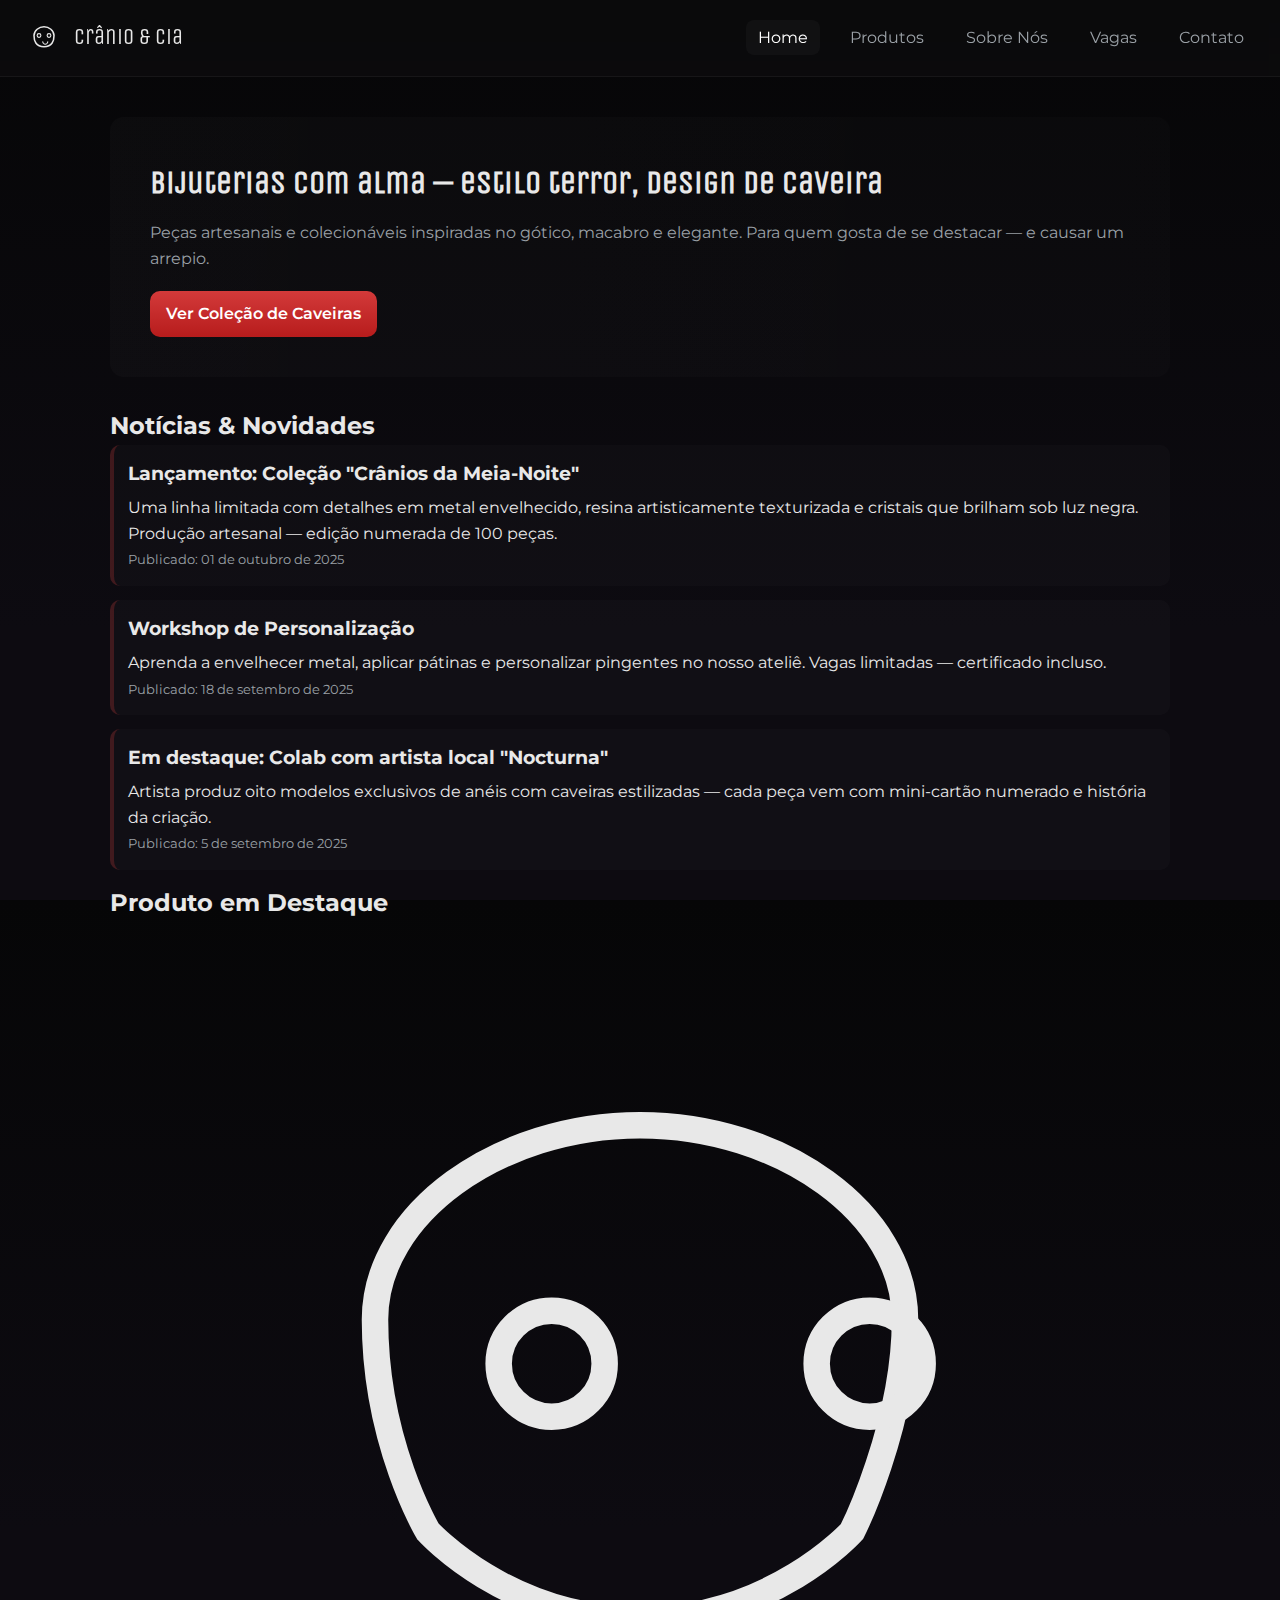
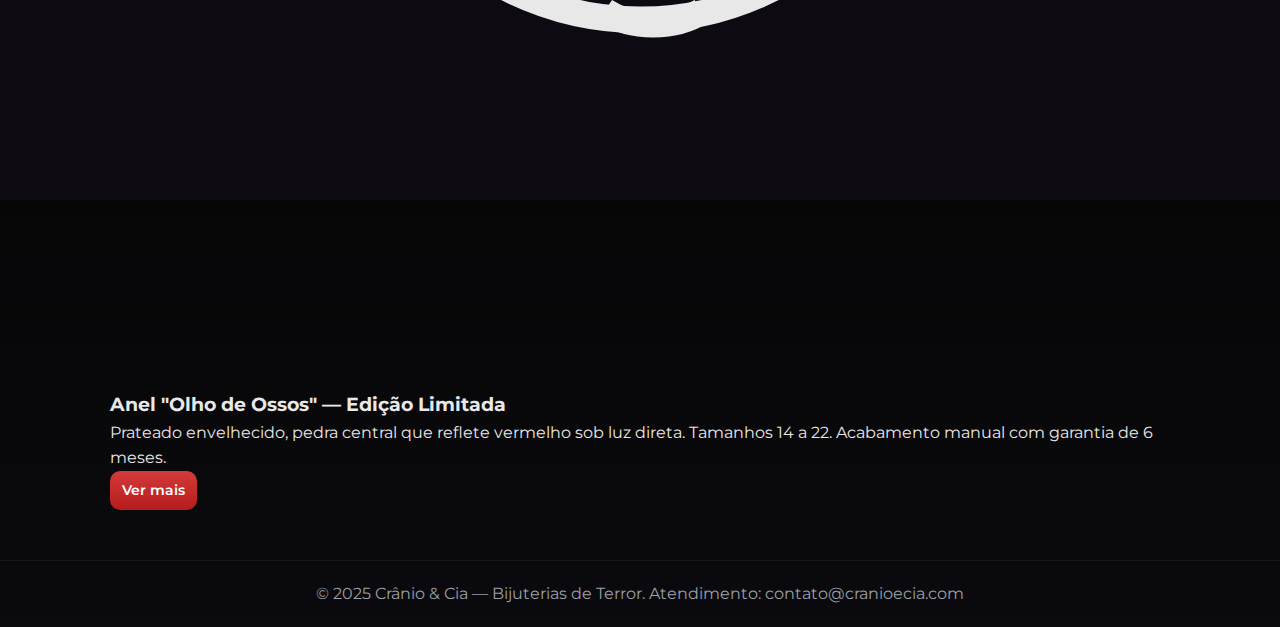
<file: Index.html>
<!doctype html>
<html lang="pt-BR">
<head>
  <meta charset="utf-8" />
  <meta name="viewport" content="width=device-width,initial-scale=1" />
  <title>Crânio & Cia — Bijuterias de Terror | Home</title>
  <link rel="stylesheet" href="styles.css">
  <link href="https://fonts.googleapis.com/css2?family=Unica+One&family=Montserrat:wght@300;500;700&display=swap" rel="stylesheet">
</head>
<body class="dark">
  <header class="site-header">
    <a class="logo" href="index.html" aria-label="Crânio & Cia">
      <!-- Mini logo caveira SVG -->
      <svg viewBox="0 0 64 64" class="logo-svg" xmlns="http://www.w3.org/2000/svg" role="img" aria-hidden="true">
        <g fill="none" stroke="currentColor" stroke-linecap="round" stroke-linejoin="round">
          <path d="M16 28c0-8 8-14 16-14s16 6 16 14c0 8-3 12-3 12s-4 6-13 6-13-6-13-6-3-4-3-12z" stroke-width="2.5"/>
          <path d="M30 38c0 2 2 4 4 4s4-2 4-4" stroke-width="1.8"/>
          <circle cx="24" cy="28" r="3" stroke-width="1.8"/>
          <circle cx="40" cy="28" r="3" stroke-width="1.8"/>
        </g>
      </svg>
      <span class="brand">Crânio & Cia</span>
    </a>

    <nav class="main-nav" aria-label="Principal">
      <a href="index.html" class="active">Home</a>
      <a href="produto.html">Produtos</a>
      <a href="sobre.html">Sobre Nós</a>
      <a href="vagas.html">Vagas</a>
      <a href="contato.html">Contato</a>
    </nav>
  </header>

  <main class="container">
    <section class="hero">
      <h1>Bijuterias com alma — estilo terror, design de caveira</h1>
      <p class="lead">Peças artesanais e colecionáveis inspiradas no gótico, macabro e elegante. Para quem gosta de se destacar — e causar um arrepio.</p>
      <a class="cta" href="produto.html">Ver Coleção de Caveiras</a>
    </section>

    <section class="news">
      <h2>Notícias & Novidades</h2>

      <article class="news-item">
        <h3>Lançamento: Coleção "Crânios da Meia-Noite"</h3>
        <p>Uma linha limitada com detalhes em metal envelhecido, resina artisticamente texturizada e cristais que brilham sob luz negra. Produção artesanal — edição numerada de 100 peças.</p>
        <small>Publicado: 01 de outubro de 2025</small>
      </article>

      <article class="news-item">
        <h3>Workshop de Personalização</h3>
        <p>Aprenda a envelhecer metal, aplicar pátinas e personalizar pingentes no nosso ateliê. Vagas limitadas — certificado incluso.</p>
        <small>Publicado: 18 de setembro de 2025</small>
      </article>

      <article class="news-item">
        <h3>Em destaque: Colab com artista local "Nocturna"</h3>
        <p>Artista produz oito modelos exclusivos de anéis com caveiras estilizadas — cada peça vem com mini-cartão numerado e história da criação.</p>
        <small>Publicado: 5 de setembro de 2025</small>
      </article>
    </section>

    <section class="featured">
      <h2>Produto em Destaque</h2>
      <div class="product-card">
        <div class="product-thumb">
          <!-- Ícone/placeholder: substitua por foto real -->
          <svg viewBox="0 0 120 120" class="thumb-svg" xmlns="http://www.w3.org/2000/svg" aria-hidden="true">
            <g fill="none" stroke="currentColor" stroke-width="3">
              <path d="M30 45c0-12 14-22 30-22s30 10 30 22-6 24-6 24-9 10-24 10-24-10-24-10-6-10-6-24z"/>
              <circle cx="50" cy="50" r="6"/>
              <circle cx="86" cy="50" r="6"/>
              <path d="M56 78c3 2 8 2 11 0"/>
            </g>
          </svg>
        </div>
        <div class="product-info">
          <h3>Anel "Olho de Ossos" — Edição Limitada</h3>
          <p>Prateado envelhecido, pedra central que reflete vermelho sob luz direta. Tamanhos 14 a 22. Acabamento manual com garantia de 6 meses.</p>
          <a class="small-cta" href="produto.html">Ver mais</a>
        </div>
      </div>
    </section>
  </main>

  <footer class="site-footer">
    <p>© 2025 Crânio & Cia — Bijuterias de Terror. Atendimento: contato@cranioecia.com</p>
  </footer>

</body>
</html>
</file>
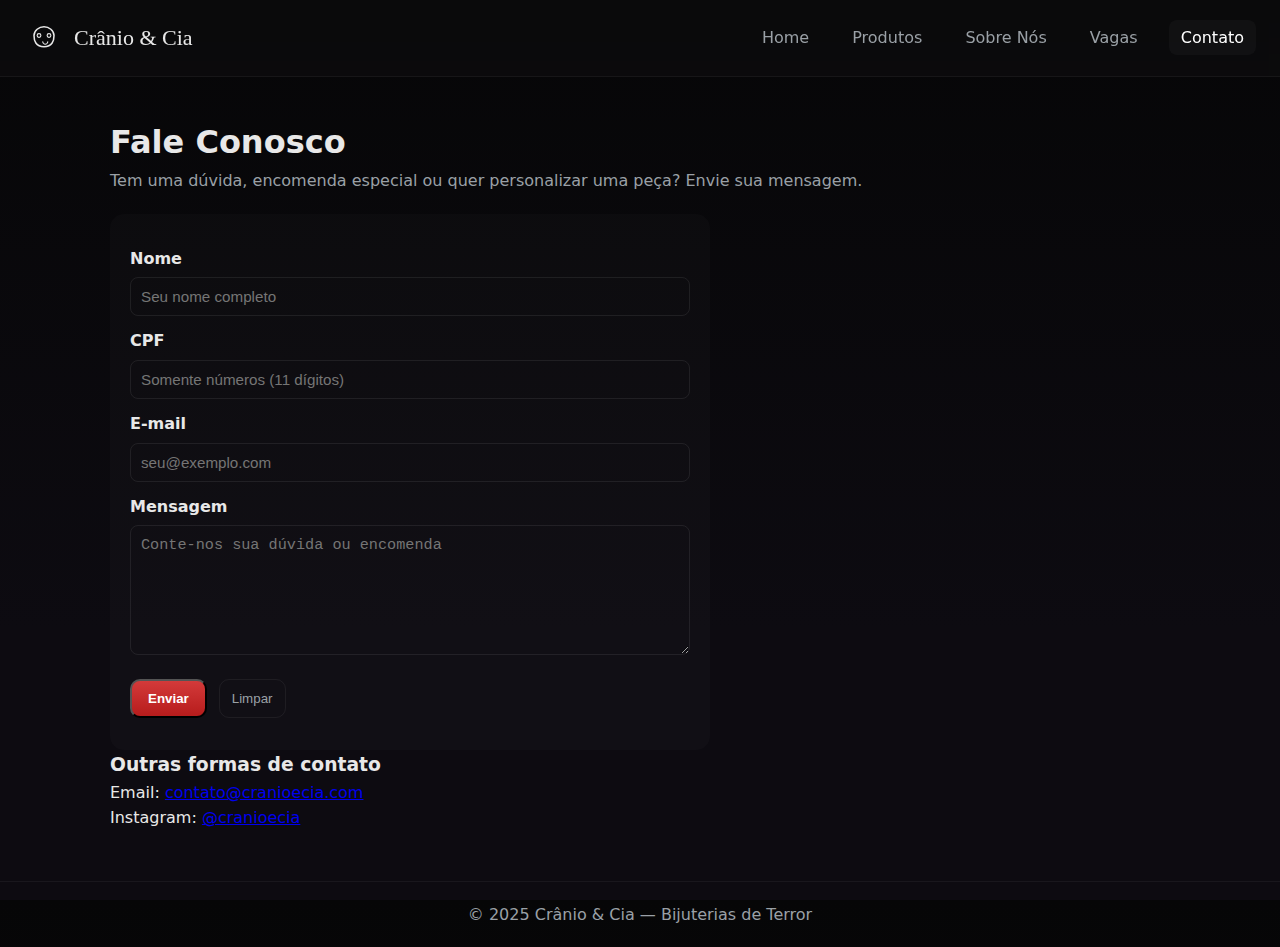
<file: contato.html>
<!doctype html>
<html lang="pt-BR">
<head>
  <meta charset="utf-8" />
  <meta name="viewport" content="width=device-width,initial-scale=1" />
  <title>Crânio & Cia — Contato</title>
  <link rel="stylesheet" href="styles.css">
</head>
<body class="dark">
  <header class="site-header">
    <a class="logo" href="index.html">
      <svg viewBox="0 0 64 64" class="logo-svg" xmlns="http://www.w3.org/2000/svg">
        <g fill="none" stroke="currentColor" stroke-linecap="round" stroke-linejoin="round">
          <path d="M16 28c0-8 8-14 16-14s16 6 16 14c0 8-3 12-3 12s-4 6-13 6-13-6-13-6-3-4-3-12z" stroke-width="2.5"/>
          <path d="M30 38c0 2 2 4 4 4s4-2 4-4" stroke-width="1.8"/>
          <circle cx="24" cy="28" r="3" stroke-width="1.8"/>
          <circle cx="40" cy="28" r="3" stroke-width="1.8"/>
        </g>
      </svg>
      <span class="brand">Crânio & Cia</span>
    </a>

    <nav class="main-nav">
      <a href="index.html">Home</a>
      <a href="produto.html">Produtos</a>
      <a href="sobre.html">Sobre Nós</a>
      <a href="vagas.html">Vagas</a>
      <a href="contato.html" class="active">Contato</a>
    </nav>
  </header>

  <main class="container">
    <section class="contact">
      <h1>Fale Conosco</h1>
      <p class="lead">Tem uma dúvida, encomenda especial ou quer personalizar uma peça? Envie sua mensagem.</p>

      <form id="contactForm" action="javascript:void(0);" method="post" novalidate>
        <label for="nome">Nome</label>
        <input id="nome" name="nome" type="text" required maxlength="100" placeholder="Seu nome completo">

        <label for="cpf">CPF</label>
        <input id="cpf" name="cpf" type="text" inputmode="numeric" pattern="\d{11}" maxlength="11" placeholder="Somente números (11 dígitos)">

        <label for="email">E-mail</label>
        <input id="email" name="email" type="email" required placeholder="seu@exemplo.com">

        <label for="mensagem">Mensagem</label>
        <textarea id="mensagem" name="mensagem" rows="6" required placeholder="Conte-nos sua dúvida ou encomenda"></textarea>

        <div class="form-row">
          <button type="submit" class="cta">Enviar</button>
          <button type="reset" class="muted">Limpar</button>
        </div>

        <p id="formFeedback" class="feedback" aria-live="polite"></p>
      </form>

      <aside class="contact-info">
        <h3>Outras formas de contato</h3>
        <p>Email: <a href="mailto:contato@cranioecia.com">contato@cranioecia.com</a></p>
        <p>Instagram: <a href="https://instagram.com/cranioecia" target="_blank" rel="noopener">@cranioecia</a></p>
      </aside>
    </section>
  </main>

  <footer class="site-footer">
    <p>© 2025 Crânio & Cia — Bijuterias de Terror</p>
  </footer>

  <script>
    // Validação simples e simulação de envio (sem backend)
    const form = document.getElementById('contactForm');
    const feedback = document.getElementById('formFeedback');

    function validarCPF(cpf) {
      // Validação mínima: 11 dígitos numéricos (para demo)
      return /^\d{11}$/.test(cpf);
    }

    form.addEventListener('submit', (e) => {
      e.preventDefault();
      const nome = document.getElementById('nome').value.trim();
      const cpf = document.getElementById('cpf').value.trim();
      const email = document.getElementById('email').value.trim();
      const mensagem = document.getElementById('mensagem').value.trim();

      if (!nome || !email || !mensagem) {
        feedback.textContent = 'Preencha nome, e-mail e mensagem.';
        feedback.classList.add('error');
        return;
      }

      if (cpf && !validarCPF(cpf)) {
        feedback.textContent = 'CPF inválido. Use 11 dígitos numéricos.';
        feedback.classList.add('error');
        return;
      }

      // Simula envio bem-sucedido
      feedback.textContent = 'Mensagem enviada! Responderemos em até 2 dias úteis.';
      feedback.classList.remove('error');
      feedback.classList.add('success');

      // Aqui você pode integrar com backend (fetch/POST) para envio real
      form.reset();
    });
  </script>
</body>
</html>
</file>
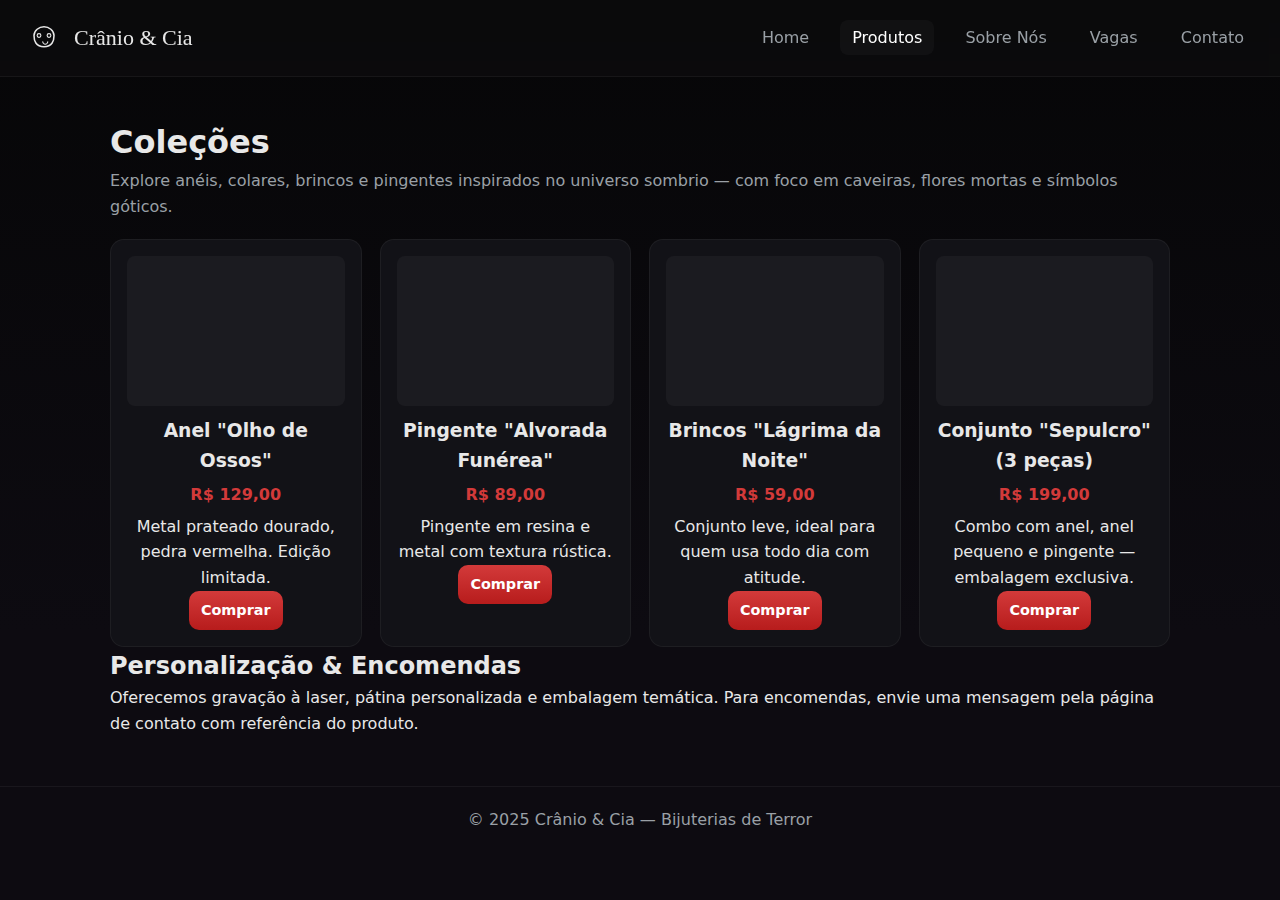
<file: produto.html>
<!doctype html>
<html lang="pt-BR">
<head>
  <meta charset="utf-8" />
  <meta name="viewport" content="width=device-width,initial-scale=1" />
  <title>Crânio & Cia — Produtos</title>
  <link rel="stylesheet" href="styles.css">
</head>
<body class="dark">
  <header class="site-header">
    <a class="logo" href="index.html">
      <svg viewBox="0 0 64 64" class="logo-svg" xmlns="http://www.w3.org/2000/svg">
        <g fill="none" stroke="currentColor" stroke-linecap="round" stroke-linejoin="round">
          <path d="M16 28c0-8 8-14 16-14s16 6 16 14c0 8-3 12-3 12s-4 6-13 6-13-6-13-6-3-4-3-12z" stroke-width="2.5"/>
          <path d="M30 38c0 2 2 4 4 4s4-2 4-4" stroke-width="1.8"/>
          <circle cx="24" cy="28" r="3" stroke-width="1.8"/>
          <circle cx="40" cy="28" r="3" stroke-width="1.8"/>
        </g>
      </svg>
      <span class="brand">Crânio & Cia</span>
    </a>

    <nav class="main-nav">
      <a href="index.html">Home</a>
      <a href="produto.html" class="active">Produtos</a>
      <a href="sobre.html">Sobre Nós</a>
      <a href="vagas.html">Vagas</a>
      <a href="contato.html">Contato</a>
    </nav>
  </header>

  <main class="container">
    <section class="catalog">
      <h1>Coleções</h1>
      <p class="lead">Explore anéis, colares, brincos e pingentes inspirados no universo sombrio — com foco em caveiras, flores mortas e símbolos góticos.</p>

      <div class="grid">
        <article class="card">
          <div class="card-thumb skull-thumb"></div>
          <h3>Anel "Olho de Ossos"</h3>
          <p class="price">R$ 129,00</p>
          <p>Metal prateado dourado, pedra vermelha. Edição limitada.</p>
          <a class="small-cta" href="#">Comprar</a>
        </article>

        <article class="card">
          <div class="card-thumb necklace-thumb"></div>
          <h3>Pingente "Alvorada Funérea"</h3>
          <p class="price">R$ 89,00</p>
          <p>Pingente em resina e metal com textura rústica.</p>
          <a class="small-cta" href="#">Comprar</a>
        </article>

        <article class="card">
          <div class="card-thumb earring-thumb"></div>
          <h3>Brincos "Lágrima da Noite"</h3>
          <p class="price">R$ 59,00</p>
          <p>Conjunto leve, ideal para quem usa todo dia com atitude.</p>
          <a class="small-cta" href="#">Comprar</a>
        </article>

        <article class="card">
          <div class="card-thumb ring-set-thumb"></div>
          <h3>Conjunto "Sepulcro" (3 peças)</h3>
          <p class="price">R$ 199,00</p>
          <p>Combo com anel, anel pequeno e pingente — embalagem exclusiva.</p>
          <a class="small-cta" href="#">Comprar</a>
        </article>
      </div>

      <div class="product-details">
        <h2>Personalização & Encomendas</h2>
        <p>Oferecemos gravação à laser, pátina personalizada e embalagem temática. Para encomendas, envie uma mensagem pela página de contato com referência do produto.</p>
      </div>
    </section>
  </main>

  <footer class="site-footer">
    <p>© 2025 Crânio & Cia — Bijuterias de Terror</p>
  </footer>
</body>
</html>
</file>
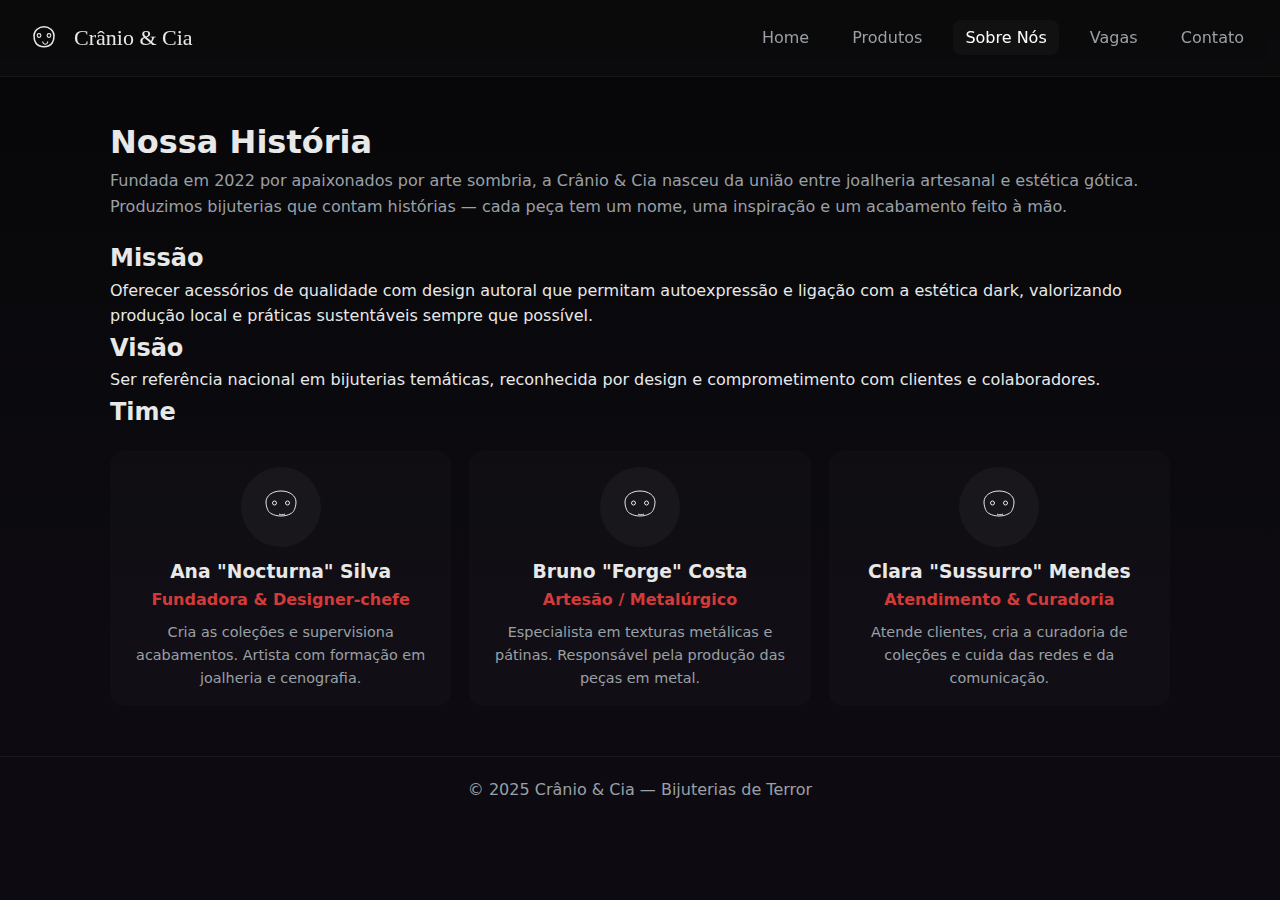
<file: sobre.html>
<!doctype html>
<html lang="pt-BR">
<head>
  <meta charset="utf-8" />
  <meta name="viewport" content="width=device-width,initial-scale=1" />
  <title>Crânio & Cia — Sobre Nós</title>
  <link rel="stylesheet" href="styles.css">
</head>
<body class="dark">
  <header class="site-header">
    <a class="logo" href="index.html">
      <svg viewBox="0 0 64 64" class="logo-svg" xmlns="http://www.w3.org/2000/svg">
        <g fill="none" stroke="currentColor" stroke-linecap="round" stroke-linejoin="round">
          <path d="M16 28c0-8 8-14 16-14s16 6 16 14c0 8-3 12-3 12s-4 6-13 6-13-6-13-6-3-4-3-12z" stroke-width="2.5"/>
          <path d="M30 38c0 2 2 4 4 4s4-2 4-4" stroke-width="1.8"/>
          <circle cx="24" cy="28" r="3" stroke-width="1.8"/>
          <circle cx="40" cy="28" r="3" stroke-width="1.8"/>
        </g>
      </svg>
      <span class="brand">Crânio & Cia</span>
    </a>

    <nav class="main-nav">
      <a href="index.html">Home</a>
      <a href="produto.html">Produtos</a>
      <a href="sobre.html" class="active">Sobre Nós</a>
      <a href="vagas.html">Vagas</a>
      <a href="contato.html">Contato</a>
    </nav>
  </header>

  <main class="container about">
    <section>
      <h1>Nossa História</h1>
      <p class="lead">Fundada em 2022 por apaixonados por arte sombria, a Crânio & Cia nasceu da união entre joalheria artesanal e estética gótica. Produzimos bijuterias que contam histórias — cada peça tem um nome, uma inspiração e um acabamento feito à mão.</p>

      <h2>Missão</h2>
      <p>Oferecer acessórios de qualidade com design autoral que permitam autoexpressão e ligação com a estética dark, valorizando produção local e práticas sustentáveis sempre que possível.</p>

      <h2>Visão</h2>
      <p>Ser referência nacional em bijuterias temáticas, reconhecida por design e comprometimento com clientes e colaboradores.</p>
    </section>

    <section class="team">
      <h2>Time</h2>
      <div class="team-grid">
        <!-- Para cada colaborador há um card com foto (aqui SVG placeholder), nome e função -->
        <div class="team-card">
          <div class="avatar">
            <!-- placeholder skull as avatar -->
            <svg viewBox="0 0 100 100" class="avatar-svg" xmlns="http://www.w3.org/2000/svg">
              <g fill="none" stroke="currentColor" stroke-width="2">
                <path d="M20 40c0-12 12-22 30-22s30 10 30 22-6 20-6 20-8 8-24 8-24-8-24-8-6-8-6-20z"/>
                <circle cx="37" cy="42" r="4"/>
                <circle cx="63" cy="42" r="4"/>
                <path d="M46 64c3 2 8 2 12 0"/>
              </g>
            </svg>
          </div>
          <h3>Ana "Nocturna" Silva</h3>
          <p class="role">Fundadora & Designer-chefe</p>
          <p class="desc">Cria as coleções e supervisiona acabamentos. Artista com formação em joalheria e cenografia.</p>
        </div>

        <div class="team-card">
          <div class="avatar">
            <svg viewBox="0 0 100 100" class="avatar-svg" xmlns="http://www.w3.org/2000/svg">
              <g fill="none" stroke="currentColor" stroke-width="2">
                <path d="M20 40c0-12 12-22 30-22s30 10 30 22-6 20-6 20-8 8-24 8-24-8-24-8-6-8-6-20z"/>
                <circle cx="37" cy="42" r="4"/>
                <circle cx="63" cy="42" r="4"/>
                <path d="M46 64c3 2 8 2 12 0"/>
              </g>
            </svg>
          </div>
          <h3>Bruno "Forge" Costa</h3>
          <p class="role">Artesão / Metalúrgico</p>
          <p class="desc">Especialista em texturas metálicas e pátinas. Responsável pela produção das peças em metal.</p>
        </div>

        <div class="team-card">
          <div class="avatar">
            <svg viewBox="0 0 100 100" class="avatar-svg" xmlns="http://www.w3.org/2000/svg">
              <g fill="none" stroke="currentColor" stroke-width="2">
                <path d="M20 40c0-12 12-22 30-22s30 10 30 22-6 20-6 20-8 8-24 8-24-8-24-8-6-8-6-20z"/>
                <circle cx="37" cy="42" r="4"/>
                <circle cx="63" cy="42" r="4"/>
                <path d="M46 64c3 2 8 2 12 0"/>
              </g>
            </svg>
          </div>
          <h3>Clara "Sussurro" Mendes</h3>
          <p class="role">Atendimento & Curadoria</p>
          <p class="desc">Atende clientes, cria a curadoria de coleções e cuida das redes e da comunicação.</p>
        </div>
      </div>
    </section>
  </main>

  <footer class="site-footer">
    <p>© 2025 Crânio & Cia — Bijuterias de Terror</p>
  </footer>
</body>
</html>
</file>
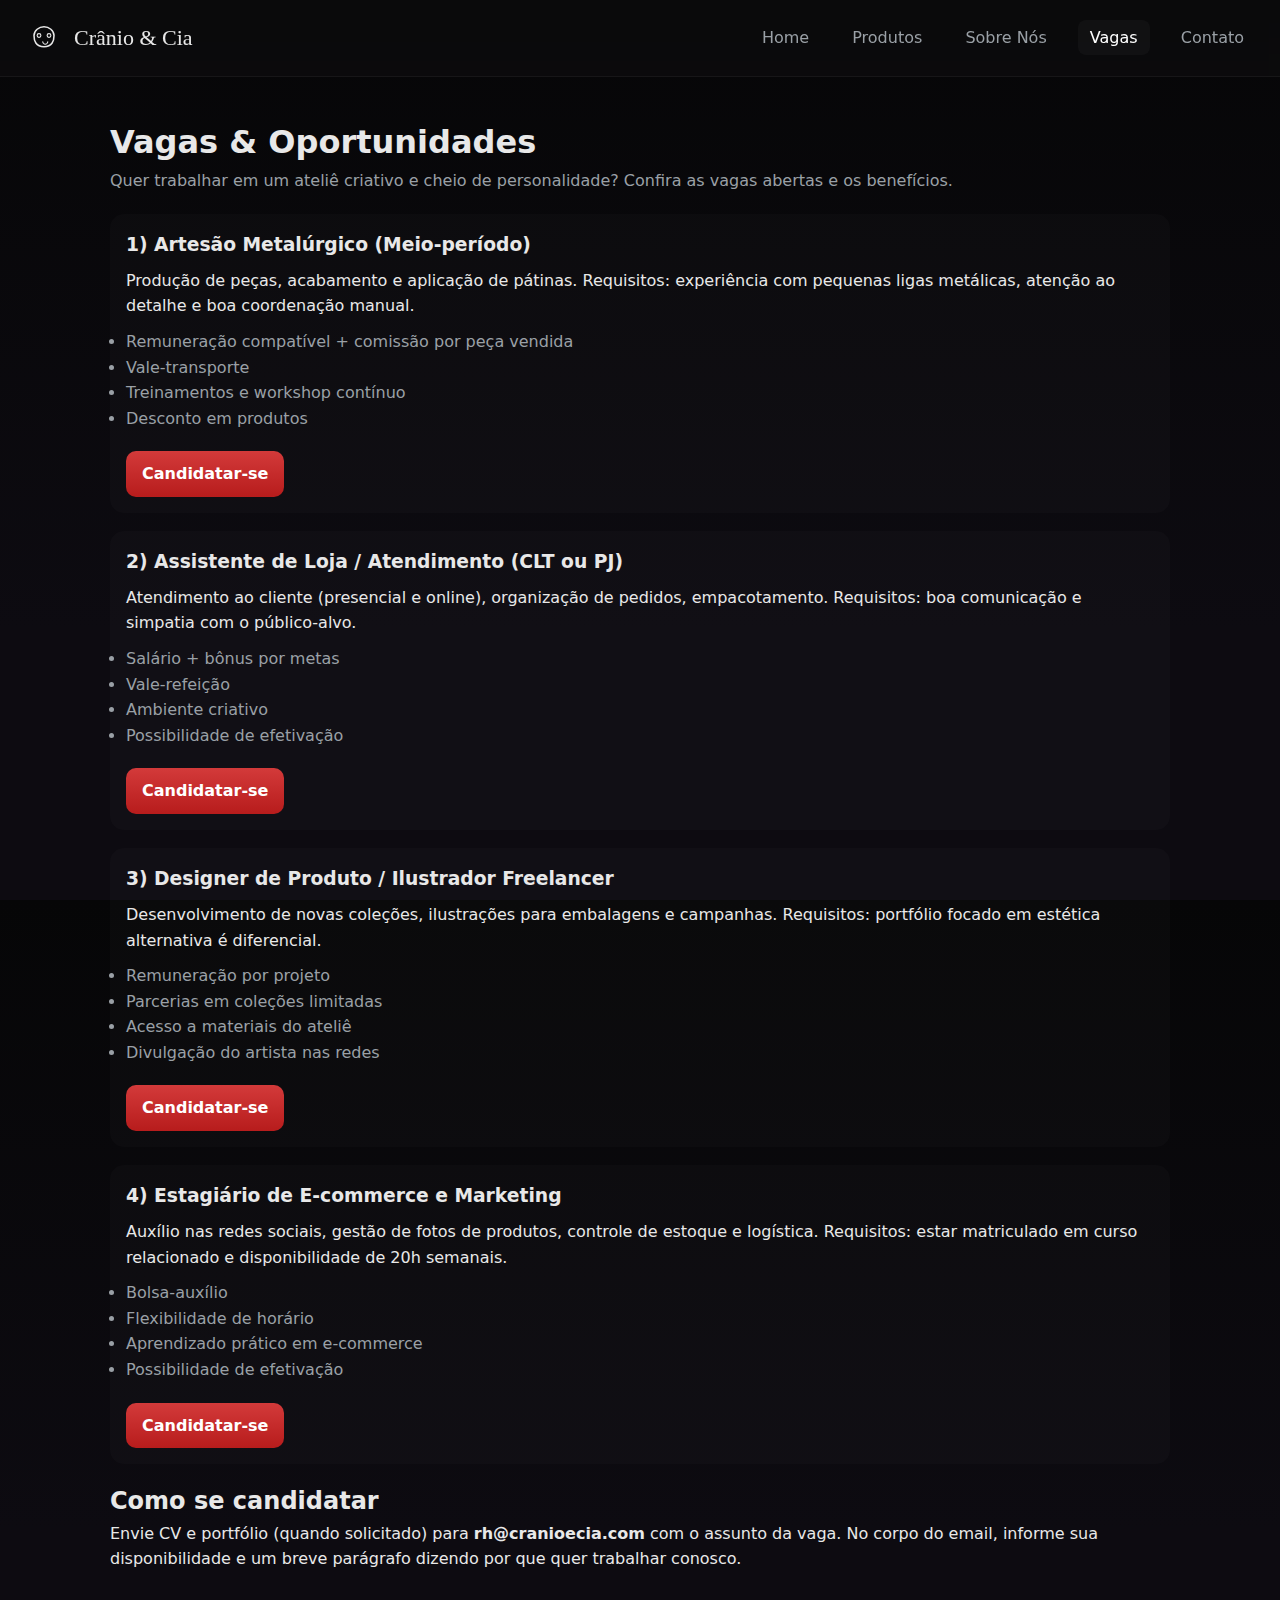
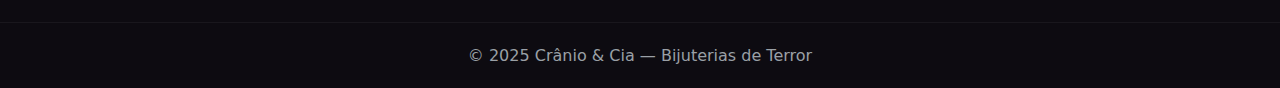
<file: vagas.html>
<!doctype html>
<html lang="pt-BR">
<head>
  <meta charset="utf-8" />
  <meta name="viewport" content="width=device-width,initial-scale=1" />
  <title>Crânio & Cia — Vagas</title>
  <link rel="stylesheet" href="styles.css">
</head>
<body class="dark">
  <header class="site-header">
    <a class="logo" href="index.html">
      <svg viewBox="0 0 64 64" class="logo-svg" xmlns="http://www.w3.org/2000/svg">
        <g fill="none" stroke="currentColor" stroke-linecap="round" stroke-linejoin="round">
          <path d="M16 28c0-8 8-14 16-14s16 6 16 14c0 8-3 12-3 12s-4 6-13 6-13-6-13-6-3-4-3-12z" stroke-width="2.5"/>
          <path d="M30 38c0 2 2 4 4 4s4-2 4-4" stroke-width="1.8"/>
          <circle cx="24" cy="28" r="3" stroke-width="1.8"/>
          <circle cx="40" cy="28" r="3" stroke-width="1.8"/>
        </g>
      </svg>
      <span class="brand">Crânio & Cia</span>
    </a>

    <nav class="main-nav">
      <a href="index.html">Home</a>
      <a href="produto.html">Produtos</a>
      <a href="sobre.html">Sobre Nós</a>
      <a href="vagas.html" class="active">Vagas</a>
      <a href="contato.html">Contato</a>
    </nav>
  </header>

  <main class="container">
    <section class="jobs">
      <h1>Vagas & Oportunidades</h1>
      <p class="lead">Quer trabalhar em um ateliê criativo e cheio de personalidade? Confira as vagas abertas e os benefícios.</p>

      <div class="job-list">
        <article class="job">
          <h3>1) Artesão Metalúrgico (Meio-período)</h3>
          <p>Produção de peças, acabamento e aplicação de pátinas. Requisitos: experiência com pequenas ligas metálicas, atenção ao detalhe e boa coordenação manual.</p>
          <ul class="benefits">
            <li>Remuneração compatível + comissão por peça vendida</li>
            <li>Vale-transporte</li>
            <li>Treinamentos e workshop contínuo</li>
            <li>Desconto em produtos</li>
          </ul>
          <a class="apply" href="mailto:rh@cranioecia.com?subject=Vaga%20Artesao%20Metalurgico">Candidatar-se</a>
        </article>

        <article class="job">
          <h3>2) Assistente de Loja / Atendimento (CLT ou PJ)</h3>
          <p>Atendimento ao cliente (presencial e online), organização de pedidos, empacotamento. Requisitos: boa comunicação e simpatia com o público-alvo.</p>
          <ul class="benefits">
            <li>Salário + bônus por metas</li>
            <li>Vale-refeição</li>
            <li>Ambiente criativo</li>
            <li>Possibilidade de efetivação</li>
          </ul>
          <a class="apply" href="mailto:rh@cranioecia.com?subject=Vaga%20Atendimento">Candidatar-se</a>
        </article>

        <article class="job">
          <h3>3) Designer de Produto / Ilustrador Freelancer</h3>
          <p>Desenvolvimento de novas coleções, ilustrações para embalagens e campanhas. Requisitos: portfólio focado em estética alternativa é diferencial.</p>
          <ul class="benefits">
            <li>Remuneração por projeto</li>
            <li>Parcerias em coleções limitadas</li>
            <li>Acesso a materiais do ateliê</li>
            <li>Divulgação do artista nas redes</li>
          </ul>
          <a class="apply" href="mailto:rh@cranioecia.com?subject=Vaga%20Designer%20Freelancer">Candidatar-se</a>
        </article>

        <article class="job">
          <h3>4) Estagiário de E-commerce e Marketing</h3>
          <p>Auxílio nas redes sociais, gestão de fotos de produtos, controle de estoque e logística. Requisitos: estar matriculado em curso relacionado e disponibilidade de 20h semanais.</p>
          <ul class="benefits">
            <li>Bolsa-auxílio</li>
            <li>Flexibilidade de horário</li>
            <li>Aprendizado prático em e-commerce</li>
            <li>Possibilidade de efetivação</li>
          </ul>
          <a class="apply" href="mailto:rh@cranioecia.com?subject=Vaga%20Estagio%20Ecommerce">Candidatar-se</a>
        </article>
      </div>

      <div class="how-to-apply">
        <h2>Como se candidatar</h2>
        <p>Envie CV e portfólio (quando solicitado) para <strong>rh@cranioecia.com</strong> com o assunto da vaga. No corpo do email, informe sua disponibilidade e um breve parágrafo dizendo por que quer trabalhar conosco.</p>
      </div>
    </section>
  </main>

  <footer class="site-footer">
    <p>© 2025 Crânio & Cia — Bijuterias de Terror</p>
  </footer>
</body>
</html>
</file>
<file: styles.css>
:root {
  --bg: #0b0b0f;
  --panel: #121217;
  --muted: #9aa0a6;
  --accent: #d33a3a;
  --accent-2: #b71c1c;
  --glass: rgba(255,255,255,0.03);
  --radius: 14px;
  --max-width: 1100px;

  font-family: 'Montserrat', system-ui, -apple-system, "Segoe UI", Roboto, Arial, sans-serif;
}

/* Reset */
* { box-sizing: border-box; margin: 0; padding: 0; }
html, body { height: 100%; }
body {
  background: linear-gradient(180deg, #060607 0%, #0d0b11 70%);
  color: #e8e8e8;
  line-height: 1.6;
}

/* Containers */
.container {
  max-width: var(--max-width);
  margin: 40px auto;
  padding: 0 20px;
}

/* Header */
.site-header {
  display: flex;
  justify-content: space-between;
  align-items: center;
  padding: 18px 24px;
  background: rgba(255,255,255,0.02);
  border-bottom: 1px solid rgba(255,255,255,0.05);
  position: sticky;
  top: 0;
  z-index: 50;
  backdrop-filter: blur(4px);
}
.logo {
  display: flex; align-items: center; gap: 10px;
  text-decoration: none; color: inherit;
}
.logo-svg { width: 40px; height: 40px; }
.brand { font-family: 'Unica One', cursive; font-size: 22px; }
.main-nav a {
  margin-left: 14px; padding: 8px 12px;
  color: var(--muted); text-decoration: none; border-radius: 8px;
}
.main-nav a.active, .main-nav a:hover {
  color: #fff; background: var(--glass);
}

/* Hero / Destaque */
.hero {
  padding: 40px;
  border-radius: var(--radius);
  background: linear-gradient(90deg, rgba(255,255,255,0.02), rgba(255,255,255,0.01));
  margin-bottom: 30px;
}
.hero h1 { font-family: 'Unica One', sans-serif; font-size: 32px; margin-bottom: 12px; }
.lead { color: var(--muted); margin-bottom: 20px; }

/* Botões */
.cta, .small-cta, .apply {
  display: inline-block;
  background: linear-gradient(180deg, var(--accent), var(--accent-2));
  color: #fff; padding: 10px 16px; border-radius: 10px;
  font-weight: 600; text-decoration: none;
  transition: transform .15s ease;
}
.cta:hover, .small-cta:hover, .apply:hover {
  transform: scale(1.05);
}
.small-cta { font-size: 0.9rem; padding: 8px 12px; }
.muted {
  background: transparent;
  border: 1px solid rgba(255,255,255,0.06);
  color: var(--muted);
  padding: 8px 12px; border-radius: 10px;
}

/* Notícias */
.news-item {
  background: rgba(255,255,255,0.02);
  padding: 14px;
  margin-bottom: 14px;
  border-left: 4px solid rgba(211,58,58,0.25);
  border-radius: 10px;
}
.news-item h3 { margin-bottom: 6px; }
.news-item small { color: var(--muted); }

/* Produtos / Catálogo */
.grid {
  display: grid;
  grid-template-columns: repeat(auto-fit, minmax(230px, 1fr));
  gap: 18px;
  margin-top: 20px;
}
.card {
  background: var(--panel);
  border: 1px solid rgba(255,255,255,0.05);
  padding: 16px;
  border-radius: var(--radius);
  text-align: center;
}
.card h3 { margin: 10px 0 6px; }
.card .price { color: var(--accent); font-weight: bold; margin-bottom: 6px; }
.card-thumb {
  height: 150px;
  background: rgba(255,255,255,0.04);
  border-radius: 8px;
  margin-bottom: 10px;
}

/* Sobre Nós / Equipe */
.team-grid {
  display: grid;
  grid-template-columns: repeat(auto-fit, minmax(220px, 1fr));
  gap: 18px;
  margin-top: 20px;
}
.team-card {
  background: rgba(255,255,255,0.02);
  padding: 16px;
  border-radius: var(--radius);
  text-align: center;
}
.avatar {
  width: 80px; height: 80px; margin: 0 auto 10px;
  border-radius: 50%; background: rgba(255,255,255,0.04);
  display: flex; align-items: center; justify-content: center;

  .avatar-img {
  width: 100%;
  height: 100%;
  object-fit: cover;
  border-radius: 50%;
  }
}
.avatar-svg { width: 50px; height: 50px; }
.role { color: var(--accent); font-weight: 600; margin-bottom: 8px; }
.desc { color: var(--muted); font-size: 0.9rem; }

/* Vagas */
.job {
  background: rgba(255,255,255,0.02);
  padding: 16px;
  border-radius: var(--radius);
  margin-bottom: 18px;
}
.job h3 { margin-bottom: 8px; }
.benefits { margin: 10px 0; color: var(--muted); }
.apply { margin-top: 10px; }

/* Contato */
.contact form {
  background: rgba(255,255,255,0.02);
  padding: 20px;
  border-radius: var(--radius);
  max-width: 600px;
}
.contact label { display: block; margin-top: 12px; font-weight: 600; }
.contact input, .contact textarea {
  width: 100%; margin-top: 6px; padding: 10px;
  border-radius: 8px; border: 1px solid rgba(255,255,255,0.08);
  background: transparent; color: inherit; font-size: 0.95rem;
}
.form-row { display: flex; gap: 12px; margin-top: 16px; }
.feedback { margin-top: 12px; }
.feedback.error { color: #f0a1a1; }
.feedback.success { color: #aef0b7; }

/* Footer */
.site-footer {
  margin-top: 50px;
  padding: 20px;
  text-align: center;
  color: var(--muted);
  border-top: 1px solid rgba(255,255,255,0.05);
}

/* Responsividade */
@media (max-width: 720px) {
  .hero h1 { font-size: 24px; }
  .form-row { flex-direction: column; }
  .main-nav { display: flex; flex-wrap: wrap; gap: 6px; }
  }
</file>
